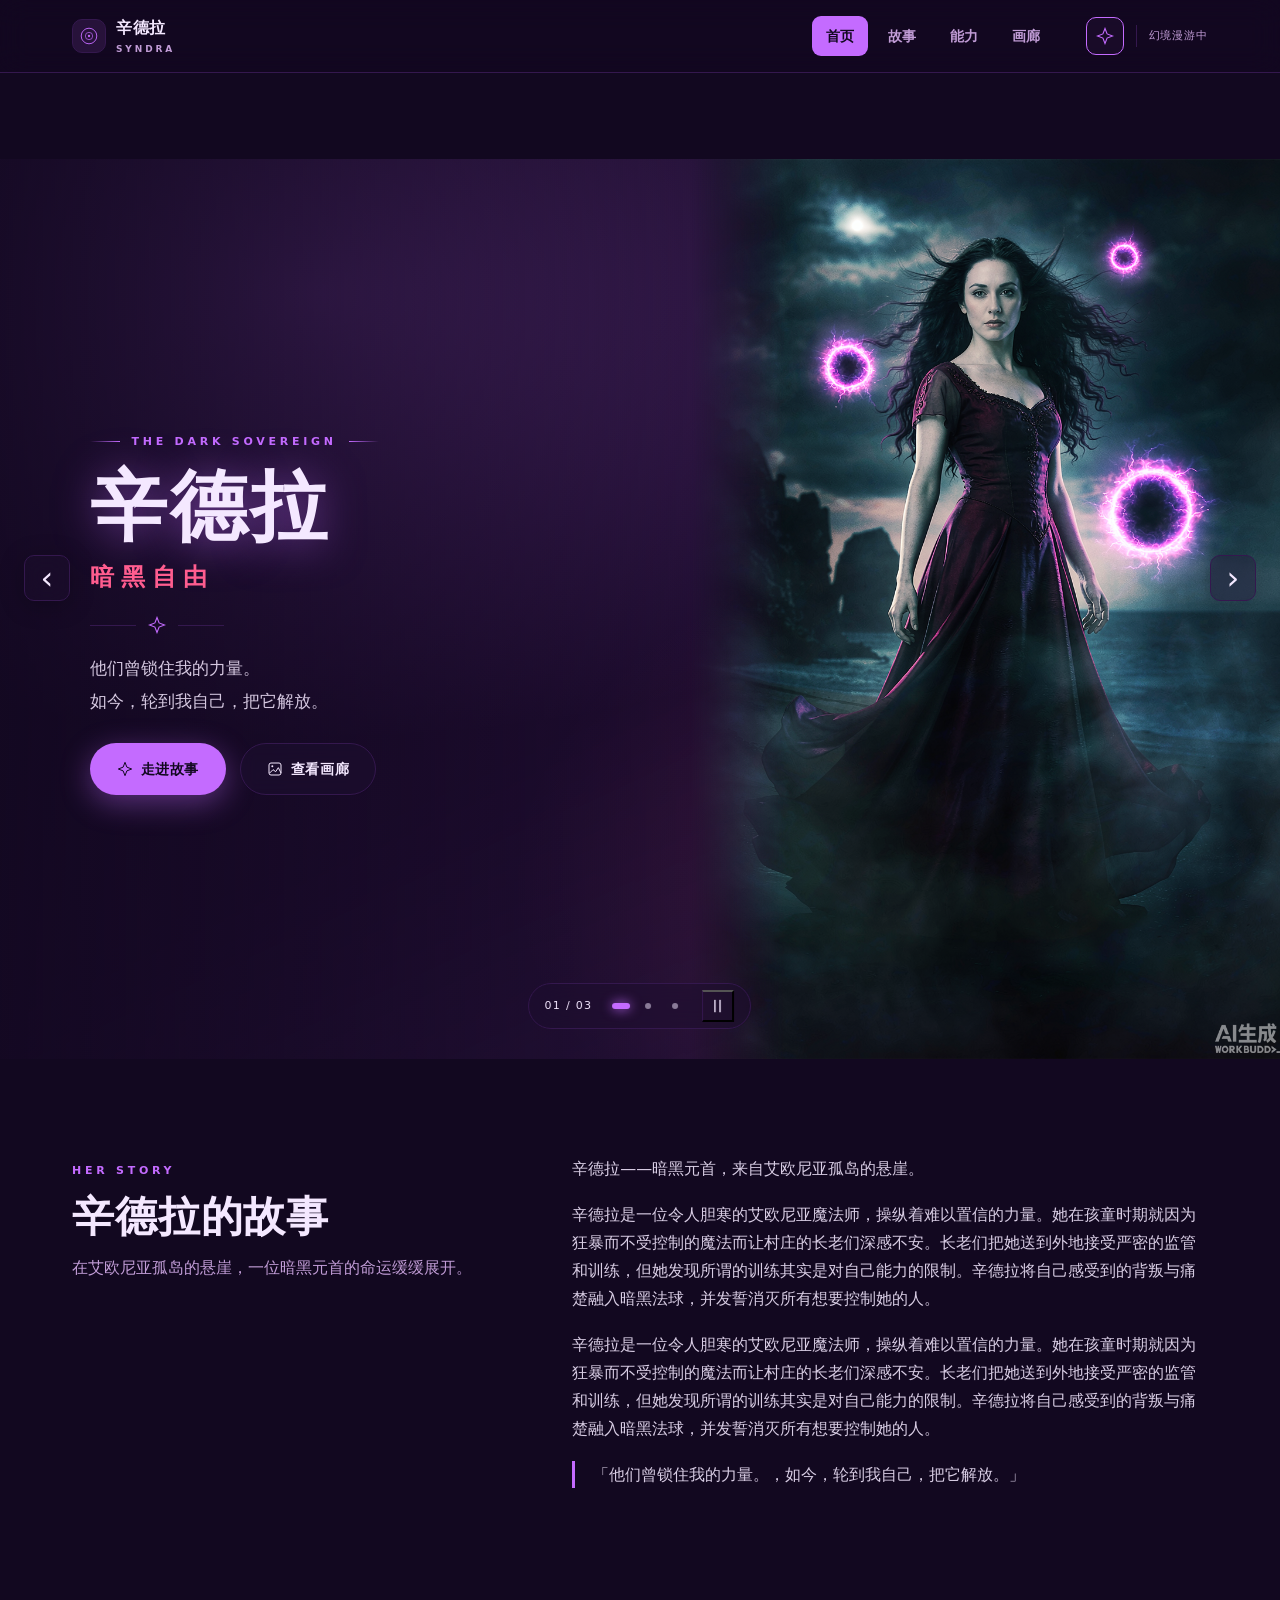
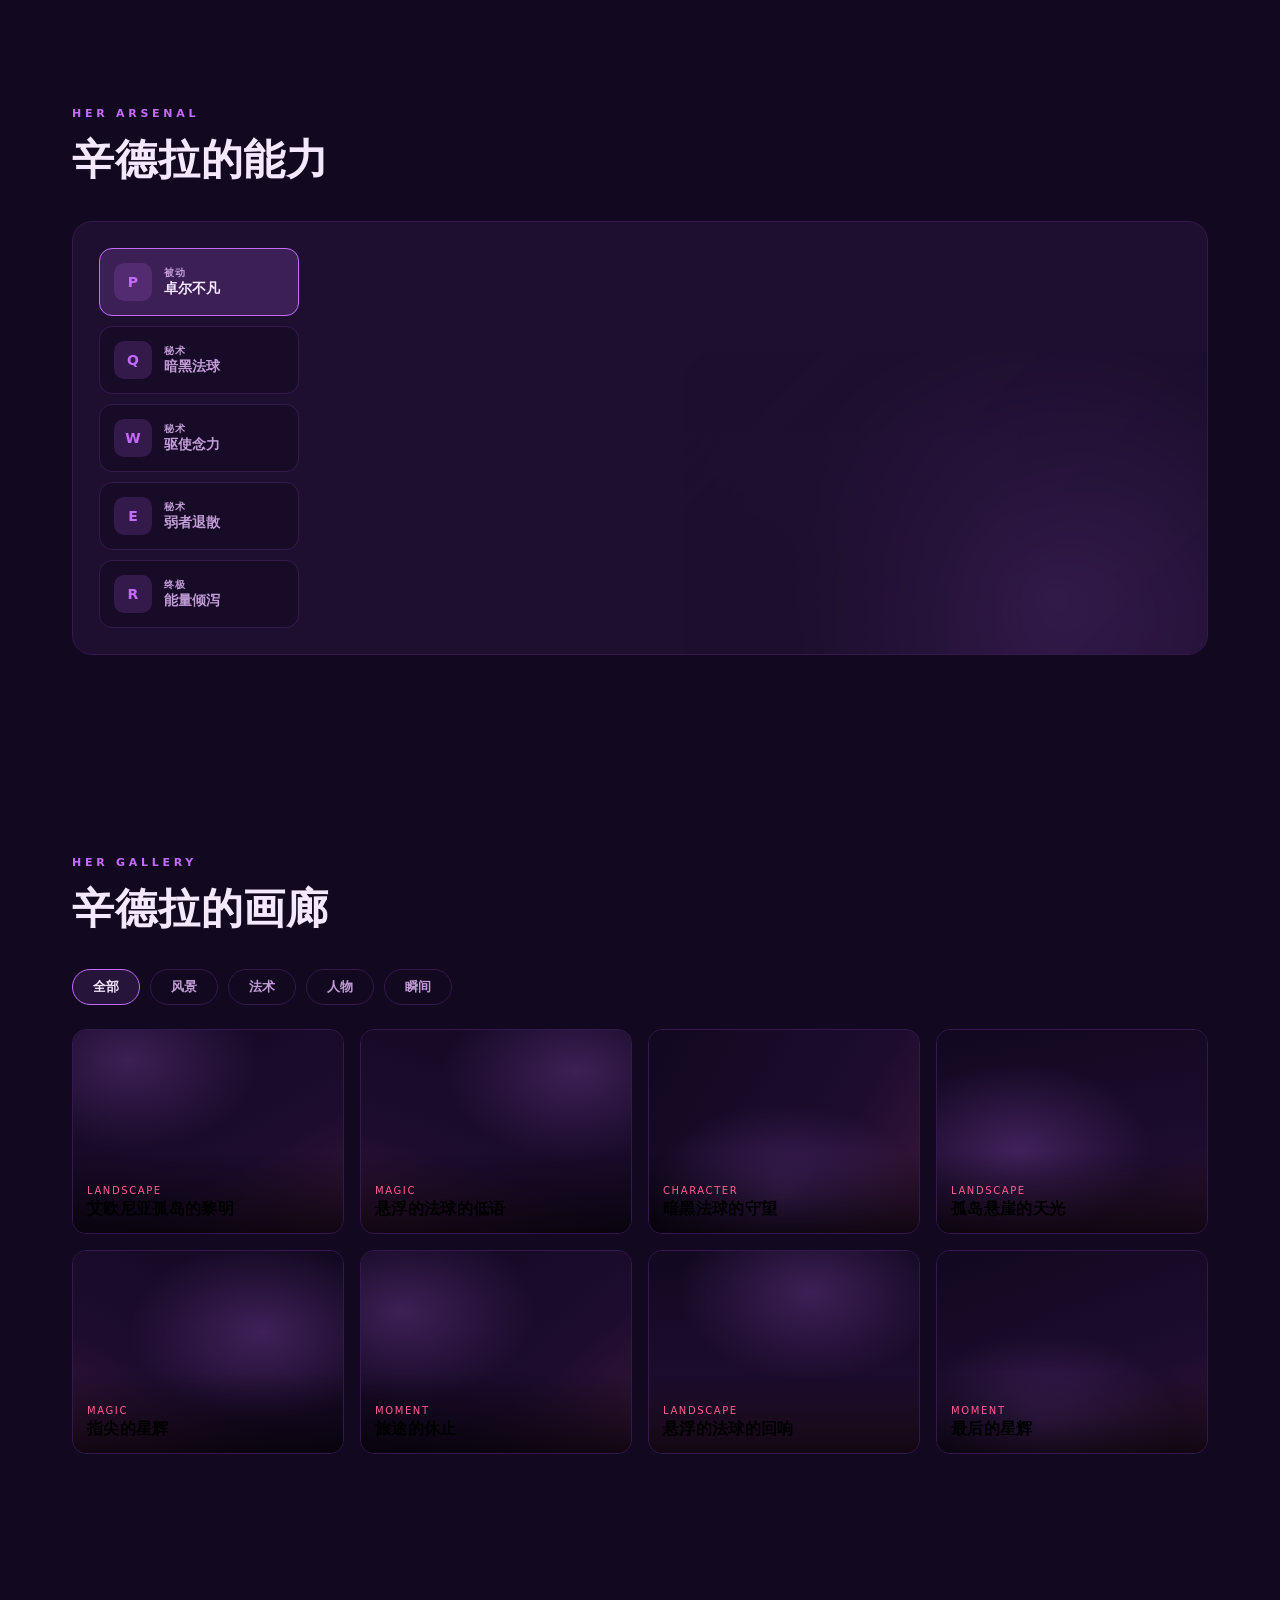
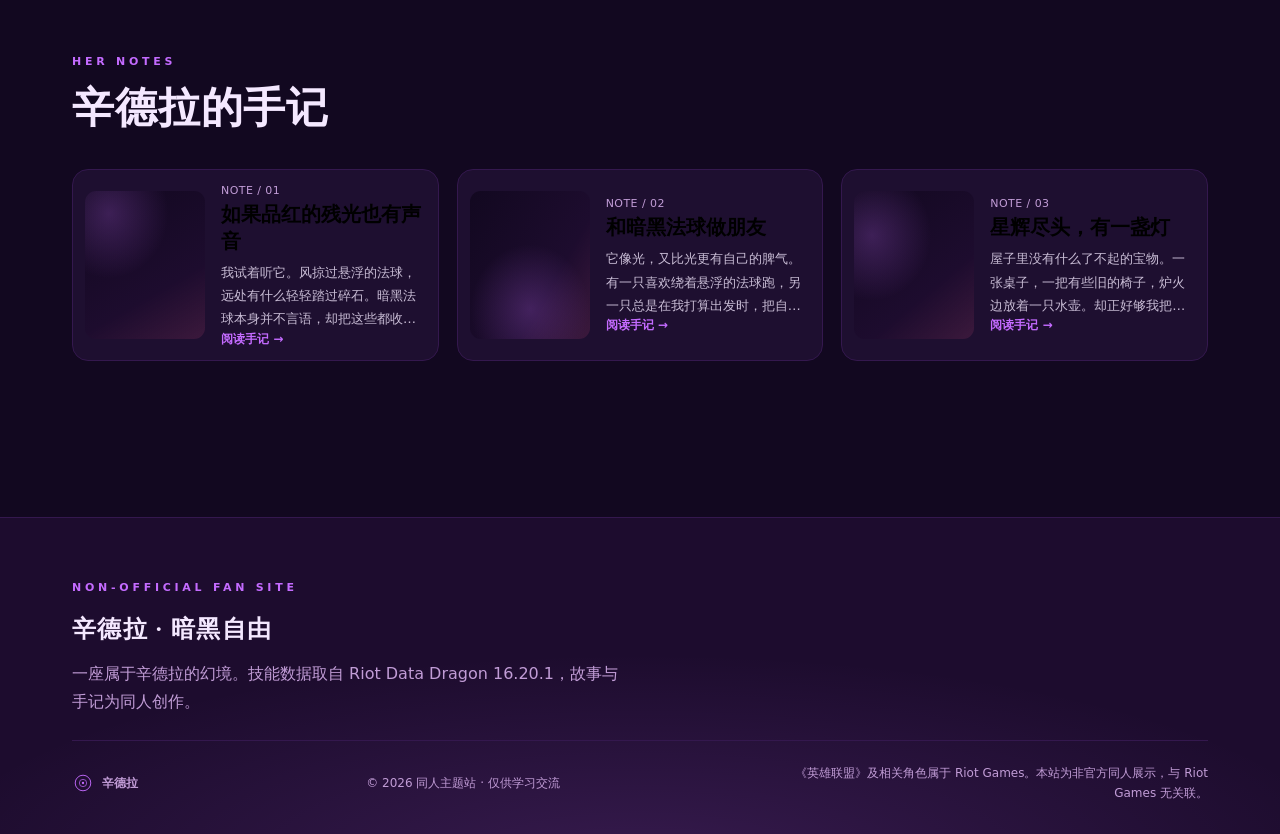
<file: index.html>
<!doctype html>
<html lang="zh-CN">
<head>
  <meta charset="utf-8">
  <meta name="viewport" content="width=device-width, initial-scale=1">
  <meta name="theme-color" content="#120820">
  <meta name="description" content="辛德拉（暗黑元首）非官方同人主题站——在艾欧尼亚孤岛的悬崖的幻境里，重温她的技能、故事与瞬间。">
  <title>辛德拉 · 暗黑自由</title>
  <link rel="icon" type="image/svg+xml" href="assets/favicon.svg">
  <link rel="stylesheet" href="styles.css">
  <script src="script.js" defer></script>
</head>
<body>
  <a class="skip-link" href="#main">跳到主要内容</a>
  <svg class="icon-library" aria-hidden="true" xmlns="http://www.w3.org/2000/svg">
    <symbol id="icon-sigil" viewBox="0 0 48 48"><circle cx="24" cy="24" r="17" fill="none" stroke="currentColor" stroke-width="2"/><circle cx="24" cy="24" r="8" fill="none" stroke="currentColor" stroke-width="1.5"/><circle cx="24" cy="24" r="2.5" fill="currentColor"/></symbol>
    <symbol id="icon-star" viewBox="0 0 24 24"><path d="m12 2 2.8 7.2L22 12l-7.2 2.8L12 22l-2.8-7.2L2 12l7.2-2.8L12 2Z" fill="none" stroke="currentColor" stroke-width="1.5"/></symbol>
    <symbol id="icon-moon" viewBox="0 0 24 24"><path d="M20.8 14A9 9 0 0 1 10 3.2 9 9 0 1 0 20.8 14Z" fill="none" stroke="currentColor" stroke-width="1.5"/></symbol>
    <symbol id="icon-image" viewBox="0 0 24 24"><rect x="3" y="3" width="18" height="18" rx="3" fill="none" stroke="currentColor" stroke-width="1.5"/><circle cx="8" cy="8" r="1.5" fill="currentColor"/><path d="m4 18 5-5 4 3 4-6 4 8" fill="none" stroke="currentColor" stroke-width="1.5"/></symbol>
    <symbol id="icon-book" viewBox="0 0 24 24"><path d="M12 6C9 3 5 3 2 4v15c4-1 7 0 10 2 3-2 6-3 10-2V4c-3-1-7-1-10 2Zm0 0v15" fill="none" stroke="currentColor" stroke-width="1.5"/></symbol>
  </svg>

  <header class="site-header">
    <nav class="navigation" aria-label="主导航">
      <a class="brand" href="#home" aria-label="辛德拉首页"><span class="brand-mark"><svg><use href="#icon-sigil"/></svg></span><span>辛德拉<small>SYNDRA</small></span></a>
      <div class="nav-links" id="nav-menu">
        <a href="#home" class="active">首页</a><a href="#story-detail">故事</a><a href="#ability-detail">能力</a><a href="#gallery">画廊</a>
      </div>
      <div class="nav-tools"><button class="icon-button atmosphere-button" type="button" aria-label="关闭粒子效果" aria-pressed="true" title="粒子效果"><svg><use href="#icon-star"/></svg></button><span class="nav-divider"></span><span class="nav-note">幻境漫游中</span><button class="menu-toggle icon-button" type="button" aria-controls="nav-menu" aria-expanded="false" aria-label="打开导航菜单"><span></span><span></span></button></div>
    </nav>
  </header>

  <main id="main">
    <section id="home" class="hero" aria-labelledby="hero-title" aria-roledescription="轮播图">
      <div class="hero-slides"><div class="hero-track" id="hero-track">
        <div class="hero-image" data-label="主视觉" role="img" aria-label="主视觉：辛德拉的主题幻境" aria-hidden="true" style="background:radial-gradient(120% 90% at 25% 15%, #c46bff40 0%, transparent 55%), radial-gradient(90% 80% at 85% 80%, #ff5d8f2e 0%, transparent 50%), linear-gradient(155deg, #120820 0%, #1d0c2e 55%, #c46bff1f 100%)"></div>
<div class="hero-image" data-label="幻境" role="img" aria-label="幻境：辛德拉的主题幻境" aria-hidden="true" style="background:radial-gradient(100% 100% at 80% 20%, #ff5d8f33 0%, transparent 55%), linear-gradient(200deg, #1d0c2e 0%, #120820 60%, #c46bff22 100%)"></div>
<div class="hero-image" data-label="余光" role="img" aria-label="余光：辛德拉的主题幻境" aria-hidden="true" style="background:radial-gradient(110% 90% at 50% 90%, #c46bff33 0%, transparent 55%), linear-gradient(120deg, #120820 0%, #1d0c2e 70%, #ff5d8f1f 100%)"></div>
      </div></div>
      <div class="hero-shade"></div><div class="particles" aria-hidden="true"></div>
      <div class="hero-portrait"><img src="assets/hero.png" alt="辛德拉（暗黑元首）角色形象插画" width="1024" height="1536" fetchpriority="high"></div>
      <button class="hero-arrow hero-previous icon-button" type="button" aria-label="上一张主视觉" aria-controls="hero-track" hidden>‹</button>
      <button class="hero-arrow hero-next icon-button" type="button" aria-label="下一张主视觉" aria-controls="hero-track" hidden>›</button>
      <div class="hero-content">
        <p class="eyebrow"><span></span> THE DARK SOVEREIGN <span></span></p>
        <h1 id="hero-title">辛德拉</h1>
        <p class="hero-subtitle">暗黑自由</p>
        <div class="ornament" aria-hidden="true"><i></i><svg><use href="#icon-star"/></svg><i></i></div>
        <p class="hero-description">他们曾锁住我的力量。<br>如今，轮到我自己，把它解放。</p>
        <div class="hero-actions"><a class="button button-primary" href="#story-detail"><svg><use href="#icon-star"/></svg>走进故事</a><a class="button button-glass" href="#gallery"><svg><use href="#icon-image"/></svg>查看画廊</a></div>
      </div>
      <div class="hero-carousel-controls" role="group" aria-label="主视觉轮播控制" hidden>
        <span class="hero-slide-count" aria-hidden="true">01 / 03</span>
        <div class="hero-dots"><button type="button" class="hero-dot" data-hero-slide="0" aria-label="切换到第 1 张主视觉" aria-controls="hero-track" aria-pressed="true"></button><button type="button" class="hero-dot" data-hero-slide="1" aria-label="切换到第 2 张主视觉" aria-controls="hero-track" aria-pressed="false"></button><button type="button" class="hero-dot" data-hero-slide="2" aria-label="切换到第 3 张主视觉" aria-controls="hero-track" aria-pressed="false"></button></div>
        <button class="hero-play-toggle" type="button" aria-label="暂停自动轮播" aria-controls="hero-track" aria-pressed="false"><span aria-hidden="true">Ⅱ</span></button>
      </div>
      <span class="sr-only" id="hero-slide-status" role="status" aria-live="polite" aria-atomic="true"></span>
    </section>

    <section id="story-detail" class="story-section" aria-labelledby="story-title">
      <div class="story-inner">
        <div class="section-heading">
          <p class="eyebrow">HER STORY</p>
          <h2 id="story-title">辛德拉的故事</h2>
          <p class="section-intro">在艾欧尼亚孤岛的悬崖，一位暗黑元首的命运缓缓展开。</p>
        </div>
        <div class="story-copy">
          <p class="story-description">辛德拉——暗黑元首，来自艾欧尼亚孤岛的悬崖。</p><p>辛德拉是一位令人胆寒的艾欧尼亚魔法师，操纵着难以置信的力量。她在孩童时期就因为狂暴而不受控制的魔法而让村庄的长老们深感不安。长老们把她送到外地接受严密的监管和训练，但她发现所谓的训练其实是对自己能力的限制。辛德拉将自己感受到的背叛与痛楚融入暗黑法球，并发誓消灭所有想要控制她的人。</p><p>辛德拉是一位令人胆寒的艾欧尼亚魔法师，操纵着难以置信的力量。她在孩童时期就因为狂暴而不受控制的魔法而让村庄的长老们深感不安。长老们把她送到外地接受严密的监管和训练，但她发现所谓的训练其实是对自己能力的限制。辛德拉将自己感受到的背叛与痛楚融入暗黑法球，并发誓消灭所有想要控制她的人。</p><p class="story-quote">「他们曾锁住我的力量。，如今，轮到我自己，把它解放。」</p>
        </div>
      </div>
    </section>

    <section id="ability-detail" class="abilities-section" aria-labelledby="ability-title">
      <div class="section-heading">
        <p class="eyebrow">HER ARSENAL</p>
        <h2 id="ability-title">辛德拉的能力</h2>
      </div>
      <div class="ability-panel">
        <div class="ability-tabs" role="tablist" aria-label="技能切换">
          <button id="tab-passive" role="tab" data-ability="passive" aria-selected="true" aria-controls="ability-content" tabindex="0"><span class="ability-badge">P</span><span><small>被动</small>卓尔不凡</span></button>
<button id="tab-q" role="tab" data-ability="q" aria-selected="false" aria-controls="ability-content" tabindex="-1"><span class="ability-badge">Q</span><span><small>秘术</small>暗黑法球</span></button>
<button id="tab-w" role="tab" data-ability="w" aria-selected="false" aria-controls="ability-content" tabindex="-1"><span class="ability-badge">W</span><span><small>秘术</small>驱使念力</span></button>
<button id="tab-e" role="tab" data-ability="e" aria-selected="false" aria-controls="ability-content" tabindex="-1"><span class="ability-badge">E</span><span><small>秘术</small>弱者退散</span></button>
<button id="tab-r" role="tab" data-ability="r" aria-selected="false" aria-controls="ability-content" tabindex="-1"><span class="ability-badge">R</span><span><small>终极</small>能量倾泻</span></button>
        </div>
        <div class="ability-content" id="ability-content" role="tabpanel" tabindex="0" aria-labelledby="tab-passive">
          <p class="eyebrow" id="ability-label"></p>
          <h3 id="ability-name"></h3>
          <p id="ability-description"></p>
        </div>
        <div class="ability-art" aria-hidden="true"></div>
      </div>
    </section>

    <section id="gallery" class="gallery-section" aria-labelledby="gallery-title">
      <div class="section-heading">
        <p class="eyebrow">HER GALLERY</p>
        <h2 id="gallery-title">辛德拉的画廊</h2>
      </div>
      <div class="gallery-filters" role="group" aria-label="画廊分类筛选">
        <button type="button" data-filter="all" class="selected" aria-pressed="true">全部</button>
        <button type="button" data-filter="landscape" aria-pressed="false">风景</button>
        <button type="button" data-filter="magic" aria-pressed="false">法术</button>
        <button type="button" data-filter="character" aria-pressed="false">人物</button>
        <button type="button" data-filter="moment" aria-pressed="false">瞬间</button>
      </div>
      <div class="gallery-grid">
        <button class="gallery-item" data-category="landscape" data-scene="1" aria-label="查看：艾欧尼亚孤岛的黎明"><span class="gallery-art scene-1" aria-hidden="true"></span><span class="gallery-caption"><small>LANDSCAPE</small><strong>艾欧尼亚孤岛的黎明</strong></span></button>
<button class="gallery-item" data-category="magic" data-scene="2" aria-label="查看：悬浮的法球的低语"><span class="gallery-art scene-2" aria-hidden="true"></span><span class="gallery-caption"><small>MAGIC</small><strong>悬浮的法球的低语</strong></span></button>
<button class="gallery-item" data-category="character" data-scene="3" aria-label="查看：暗黑法球的守望"><span class="gallery-art scene-3" aria-hidden="true"></span><span class="gallery-caption"><small>CHARACTER</small><strong>暗黑法球的守望</strong></span></button>
<button class="gallery-item" data-category="landscape" data-scene="4" aria-label="查看：孤岛悬崖的天光"><span class="gallery-art scene-4" aria-hidden="true"></span><span class="gallery-caption"><small>LANDSCAPE</small><strong>孤岛悬崖的天光</strong></span></button>
<button class="gallery-item" data-category="magic" data-scene="5" aria-label="查看：指尖的星辉"><span class="gallery-art scene-5" aria-hidden="true"></span><span class="gallery-caption"><small>MAGIC</small><strong>指尖的星辉</strong></span></button>
<button class="gallery-item" data-category="moment" data-scene="6" aria-label="查看：旅途的休止"><span class="gallery-art scene-6" aria-hidden="true"></span><span class="gallery-caption"><small>MOMENT</small><strong>旅途的休止</strong></span></button>
<button class="gallery-item" data-category="landscape" data-scene="7" aria-label="查看：悬浮的法球的回响"><span class="gallery-art scene-7" aria-hidden="true"></span><span class="gallery-caption"><small>LANDSCAPE</small><strong>悬浮的法球的回响</strong></span></button>
<button class="gallery-item" data-category="moment" data-scene="8" aria-label="查看：最后的星辉"><span class="gallery-art scene-8" aria-hidden="true"></span><span class="gallery-caption"><small>MOMENT</small><strong>最后的星辉</strong></span></button>
      </div>
    </section>

    <section id="journal" class="journal-section" aria-labelledby="journal-title">
      <div class="section-heading">
        <p class="eyebrow">HER NOTES</p>
        <h2 id="journal-title">辛德拉的手记</h2>
      </div>
      <div class="journal-list">
        <button class="journal-card" data-article="0" aria-label="阅读：如果品红的残光也有声音"><span class="journal-art scene-1" aria-hidden="true"></span><span class="journal-copy"><span class="journal-meta">NOTE / 01</span><strong>如果品红的残光也有声音</strong><span class="journal-excerpt">我试着听它。风掠过悬浮的法球，远处有什么轻轻踏过碎石。暗黑法球本身并不言语，却把这些都收进了夜色。</span><span class="read-label">阅读手记 →</span></span></button>
<button class="journal-card" data-article="1" aria-label="阅读：和暗黑法球做朋友"><span class="journal-art scene-3" aria-hidden="true"></span><span class="journal-copy"><span class="journal-meta">NOTE / 02</span><strong>和暗黑法球做朋友</strong><span class="journal-excerpt">它像光，又比光更有自己的脾气。有一只喜欢绕着悬浮的法球跑，另一只总是在我打算出发时，把自己团成一小团。我分不清那是不是休息，但我决定尊重它的安排。</span><span class="read-label">阅读手记 →</span></span></button>
<button class="journal-card" data-article="2" aria-label="阅读：星辉尽头，有一盏灯"><span class="journal-art scene-6" aria-hidden="true"></span><span class="journal-copy"><span class="journal-meta">NOTE / 03</span><strong>星辉尽头，有一盏灯</strong><span class="journal-excerpt">屋子里没有什么了不起的宝物。一张桌子，一把有些旧的椅子，炉火边放着一只水壶。却正好够我把斗篷晾开，把悬浮的法球摊在桌上，让赶了一天路的手指慢慢暖起来。</span><span class="read-label">阅读手记 →</span></span></button>
      </div>
    </section>
  </main>

  <footer class="site-footer">
    <div class="footer-glow" aria-hidden="true"></div>
    <div class="footer-content">
      <p class="eyebrow">NON-OFFICIAL FAN SITE</p>
      <h2>辛德拉 · 暗黑自由</h2>
      <p>一座属于辛德拉的幻境。技能数据取自 Riot Data Dragon 16.20.1，故事与手记为同人创作。</p>
      <div class="footer-bottom">
        <p class="footer-brand"><svg class="footer-mark"><use href="#icon-sigil"/></svg> 辛德拉</p>
        <p>© <span id="copyright-year">2026</span> 同人主题站 · 仅供学习交流</p>
        <p class="legal-note">《英雄联盟》及相关角色属于 Riot Games。本站为非官方同人展示，与 Riot Games 无关联。</p>
      </div>
    </div>
  </footer>

  <dialog class="lightbox" id="gallery-dialog" aria-label="画廊大图">
    <button class="dialog-close icon-button" type="button" aria-label="关闭大图">×</button>
    <div class="lightbox-image" id="lightbox-image" role="img" aria-label=""></div>
    <div class="lightbox-bottom">
      <h2 id="lightbox-title"></h2>
      <div class="lightbox-nav">
        <button class="icon-button" id="gallery-prev" type="button" aria-label="上一张">‹</button>
        <span id="lightbox-counter"></span>
        <button class="icon-button" id="gallery-next" type="button" aria-label="下一张">›</button>
      </div>
    </div>
  </dialog>

  <dialog class="article" id="article-dialog" aria-label="手记阅读">
    <button class="dialog-close icon-button" type="button" aria-label="关闭手记">×</button>
    <div class="article-cover" id="article-cover"></div>
    <div class="article-body">
      <h2 id="article-title"></h2>
      <div id="article-content"></div>
    </div>
  </dialog>
</body>
</html>
</file>
<file: styles.css>
/* ====== 辛德拉 · 主题变量 ====== */
:root{
  --bg:#120820; --bg-2:#1d0c2e; --panel:#1e0f30;
  --primary:#c46bff; --primary-2:#9b4bff; --accent:#ff5d8f;
  --text:#f4e8ff; --muted:#c19cd6; --line:#34184e; --flake:#e0a8ff;
  --sans:"PingFang SC","Microsoft YaHei","Hiragino Sans GB",system-ui,-apple-system,"Segoe UI",Roboto,sans-serif;
  --serif:"Songti SC","SimSun",Georgia,"Times New Roman",serif;
}
*{box-sizing:border-box;margin:0;padding:0}
html{scroll-behavior:smooth;scroll-padding-top:84px}
body{background:var(--bg);color:var(--text);font-family:var(--sans);line-height:1.75;-webkit-font-smoothing:antialiased;overflow-x:hidden}
a{color:inherit;text-decoration:none}
img{max-width:100%;display:block}
.sr-only{position:absolute;width:1px;height:1px;padding:0;margin:-1px;overflow:hidden;clip-path:inset(50%);white-space:nowrap;border:0}
.skip-link{position:fixed;left:14px;top:-60px;z-index:60;background:var(--primary);color:var(--bg);padding:9px 16px;border-radius:8px;font-weight:700;transition:top .25s}
.skip-link:focus{top:14px}
:focus-visible{outline:2px solid var(--accent);outline-offset:3px;border-radius:4px}

/* ====== header / nav ====== */
.site-header{position:fixed;inset:0 0 auto;z-index:50;backdrop-filter:blur(14px);background:color-mix(in srgb,var(--bg) 72%,transparent);border-bottom:1px solid var(--line)}
.navigation{max-width:1180px;margin:0 auto;display:flex;align-items:center;gap:18px;padding:14px 22px}
.brand{display:flex;align-items:center;gap:10px;font-weight:800;letter-spacing:.04em}
.brand-mark{width:34px;height:34px;display:grid;place-items:center;color:var(--primary);border:1px solid var(--line);border-radius:10px;background:color-mix(in srgb,var(--primary) 12%,transparent)}
.brand-mark svg{width:22px;height:22px}
.brand small{display:block;font-size:9px;letter-spacing:.32em;color:var(--muted);font-weight:600}
.nav-links{display:flex;gap:6px;margin-left:auto}
.nav-links a{padding:8px 14px;border-radius:9px;color:var(--muted);font-size:14px;font-weight:600;transition:.2s}
.nav-links a:hover{color:var(--text);background:color-mix(in srgb,var(--primary) 12%,transparent)}
.nav-links a.active{color:var(--bg);background:var(--primary)}
.nav-tools{display:flex;align-items:center;gap:12px;margin-left:14px}
.nav-divider{width:1px;height:22px;background:var(--line)}
.nav-note{font-size:11px;color:var(--muted);letter-spacing:.08em}
.icon-button{display:grid;place-items:center;width:38px;height:38px;border-radius:10px;border:1px solid var(--line);background:color-mix(in srgb,var(--panel) 60%,transparent);color:var(--text);cursor:pointer;transition:.2s}
.icon-button:hover{border-color:var(--primary);color:var(--primary)}
.icon-button svg{width:18px;height:18px;fill:currentColor}
.atmosphere-button[aria-pressed="true"]{color:var(--primary);border-color:var(--primary)}
.menu-toggle{display:none;flex-direction:column;gap:4px}
.menu-toggle span{width:18px;height:2px;background:currentColor;border-radius:2px}
@media(max-width:760px){.nav-links{position:fixed;inset:64px 14px auto;flex-direction:column;background:var(--bg-2);border:1px solid var(--line);border-radius:14px;padding:10px;gap:4px;display:none}
.nav-links.open{display:flex}
.nav-links a{padding:12px 14px}
.menu-toggle{display:flex}
.nav-note{display:none}}

/* ====== hero ====== */
.hero{position:relative;height:100svh;min-height:640px;display:flex;align-items:center;overflow:hidden}
.hero-slides{position:absolute;inset:0;z-index:-4;overflow:hidden}
.hero-portrait{position:absolute;top:0;right:0;bottom:0;width:min(46vw,660px);z-index:-3;pointer-events:none}
.hero-portrait img{width:100%;height:100%;object-fit:cover;object-position:50% 16%;display:block;-webkit-mask-image:linear-gradient(90deg,transparent 0,#000 16%);mask-image:linear-gradient(90deg,transparent 0,#000 16%);filter:drop-shadow(0 0 60px color-mix(in srgb,var(--primary) 26%,transparent))}
.hero-track{display:flex;width:100%;height:100%;will-change:transform}
.hero-track.is-ready{transition:transform .8s cubic-bezier(.65,0,.35,1)}
.hero-track>.hero-image{flex:0 0 100%;width:100%;height:100%;min-width:0;background-size:cover;background-position:center}
.hero-shade{position:absolute;inset:0;z-index:-2;background:linear-gradient(90deg,color-mix(in srgb,var(--bg) 80%,transparent) 0%,color-mix(in srgb,var(--bg) 32%,transparent) 36%,transparent 60%)}
.particles{position:absolute;inset:0;z-index:-1;pointer-events:none;overflow:hidden}
.snowflake{position:absolute;top:-8%;width:6px;height:6px;border-radius:50%;background:var(--flake);opacity:.7;box-shadow:0 0 8px var(--flake);animation:fall linear infinite}
@keyframes fall{0%{transform:translateY(-10vh) translateX(0)}100%{transform:translateY(112vh) translateX(20px)}}
.hero-content{position:relative;z-index:3;width:min(560px,46vw);padding:110px 0;margin:0 0 0 7vw;text-align:left}
.eyebrow{display:inline-flex;align-items:center;gap:12px;font-size:11px;letter-spacing:.34em;color:var(--primary);font-weight:700}
.eyebrow span{width:30px;height:1px;background:linear-gradient(90deg,transparent,var(--primary))}
.eyebrow span:last-child{background:linear-gradient(90deg,var(--primary),transparent)}
.hero h1{font-family:var(--serif);font-size:clamp(56px,6vw,92px);line-height:1.06;margin:16px 0 8px;letter-spacing:.04em;text-shadow:0 4px 40px color-mix(in srgb,var(--primary) 50%,transparent)}
.hero-subtitle{font-size:24px;color:var(--accent);letter-spacing:.3em;font-weight:600}
.ornament{display:flex;align-items:center;gap:12px;margin:18px 0}
.ornament i{width:46px;height:1px;background:var(--line)}
.ornament svg{width:18px;height:18px;color:var(--primary);fill:none;stroke:var(--primary);stroke-width:1.4}
.hero-description{font-size:17px;color:color-mix(in srgb,var(--text) 86%,transparent);line-height:1.9}
.hero-actions{display:flex;gap:14px;margin-top:26px;flex-wrap:wrap}
.button{display:inline-flex;align-items:center;gap:8px;padding:13px 26px;border-radius:30px;font-weight:700;font-size:14px;letter-spacing:.04em;transition:.2s;border:1px solid transparent}
.button svg{width:16px;height:16px;fill:currentColor}
.button-primary{background:var(--primary);color:var(--bg);box-shadow:0 8px 30px color-mix(in srgb,var(--primary) 40%,transparent)}
.button-primary:hover{transform:translateY(-2px);box-shadow:0 12px 38px color-mix(in srgb,var(--primary) 55%,transparent)}
.button-glass{background:color-mix(in srgb,var(--panel) 55%,transparent);border-color:var(--line);color:var(--text);backdrop-filter:blur(8px)}
.button-glass:hover{border-color:var(--primary);color:var(--primary)}
.hero-arrow{position:absolute;top:44%;z-index:4;width:46px;height:46px;background:color-mix(in srgb,var(--panel) 40%,transparent);border-color:var(--line);backdrop-filter:blur(15px);font:32px/1 var(--sans);box-shadow:0 4px 25px rgba(0,0,0,.25)}
.hero-previous{left:24px}.hero-next{right:24px}
.hero-arrow[aria-disabled="true"]{opacity:.55}
.hero-carousel-controls{position:absolute;left:50%;bottom:30px;transform:translateX(-50%);z-index:4;display:flex;align-items:center;gap:16px;border:1px solid var(--line);border-radius:30px;padding:6px 16px;background:color-mix(in srgb,var(--panel) 45%,transparent);backdrop-filter:blur(16px)}
.hero-slide-count{font-size:11px;letter-spacing:.12em;color:var(--text);white-space:nowrap}
.hero-dots{display:flex;gap:3px;align-items:center}
.hero-dot{position:relative;display:block;width:24px;height:30px;background:transparent;padding:0;border:0;cursor:pointer}
.hero-dot:after{content:"";position:absolute;left:50%;top:50%;width:6px;height:6px;border-radius:6px;background:color-mix(in srgb,var(--text) 50%,transparent);transform:translate(-50%,-50%);transition:.3s}
.hero-dot[aria-pressed="true"]:after{width:18px;background:var(--primary);box-shadow:0 0 12px var(--primary)}
.hero-play-toggle{display:grid;place-items:center;width:32px;height:32px;border-left:1px solid var(--line);background:none;padding:0;color:var(--text);font-size:17px;cursor:pointer}
.hero-dot[aria-disabled="true"]{cursor:default}

/* ====== sections ====== */
.story-section,.abilities-section,.gallery-section,.journal-section{padding:96px 22px;max-width:1180px;margin:0 auto}
.section-heading{margin-bottom:34px}
.section-heading h2{font-family:var(--serif);font-size:42px;line-height:1.25;margin-top:8px;letter-spacing:.02em}
.section-intro{color:var(--muted);max-width:620px;margin-top:10px}
.story-inner{display:grid;grid-template-columns:1fr 1.4fr;gap:46px;align-items:start}
.story-copy p{margin-bottom:18px;font-size:16px;color:color-mix(in srgb,var(--text) 88%,transparent)}
.story-quote{font-family:var(--serif);font-size:22px;color:var(--primary);border-left:3px solid var(--primary);padding-left:18px;line-height:1.7}
@media(max-width:860px){.hero{align-items:flex-end;min-height:600px}.hero-portrait{width:100%;left:0;right:auto;opacity:.62}.hero-portrait img{object-position:50% 12%;-webkit-mask-image:linear-gradient(180deg,#000 0 32%,transparent 74%);mask-image:linear-gradient(180deg,#000 0 32%,transparent 74%);filter:none}.hero-content{width:100%;max-width:640px;margin:0 auto;padding:0 22px 118px;text-align:center}.ornament{justify-content:center}.hero-actions{justify-content:center}.hero-shade{background:linear-gradient(180deg,rgba(0,0,0,.18) 0%,transparent 30%,transparent 46%,color-mix(in srgb,var(--bg) 94%,transparent) 100%)}}
@media(max-width:760px){.story-inner{grid-template-columns:1fr;gap:24px}.section-heading h2{font-size:32px}.hero-subtitle{font-size:18px}}

/* ====== abilities ====== */
.ability-panel{display:grid;grid-template-columns:200px 1fr;gap:26px;background:var(--panel);border:1px solid var(--line);border-radius:20px;padding:26px;position:relative;overflow:hidden;min-height:420px}
.ability-tabs{display:flex;flex-direction:column;gap:10px}
.ability-tabs button{display:flex;align-items:center;gap:12px;padding:14px;border-radius:13px;border:1px solid var(--line);background:color-mix(in srgb,var(--bg) 50%,transparent);color:var(--muted);cursor:pointer;text-align:left;transition:.2s;font-family:inherit}
.ability-tabs button:hover{border-color:var(--primary);color:var(--text)}
.ability-tabs button[aria-selected="true"]{background:color-mix(in srgb,var(--primary) 18%,transparent);border-color:var(--primary);color:var(--text)}
.ability-badge{flex:0 0 38px;width:38px;height:38px;display:grid;place-items:center;border-radius:10px;background:color-mix(in srgb,var(--primary) 16%,transparent);color:var(--primary);font-weight:800;font-size:15px}
.ability-tabs button small{display:block;font-size:10px;letter-spacing:.12em;color:var(--muted)}
.ability-tabs button span{font-weight:700;font-size:14px}
.ability-content{padding:6px 4px}
.ability-content .eyebrow{margin-bottom:8px}
.ability-content h3{font-family:var(--serif);font-size:34px;margin-bottom:14px}
.ability-content>p:not(.eyebrow){font-size:16px;color:color-mix(in srgb,var(--text) 86%,transparent);line-height:1.9}
.ability-art{position:absolute;right:0;bottom:0;width:46%;height:70%;opacity:.16;background:radial-gradient(80% 80% at 50% 30%, #c46bff40 0%, transparent 60%), linear-gradient(160deg, #1d0c2e 0%, #120820 100%);border-radius:0 0 20px 0;mask-image:linear-gradient(135deg,transparent,#000);pointer-events:none}
.ability-art:before{content:"";position:absolute;inset:0;background:radial-gradient(circle at 70% 80%,var(--primary) 0,transparent 60%)}
@media(max-width:760px){.ability-panel{grid-template-columns:1fr;min-height:auto}.ability-tabs{flex-direction:row;flex-wrap:wrap}.ability-tabs button{flex:1 1 40%}.ability-art{display:none}}

/* ====== gallery ====== */
.gallery-filters{display:flex;gap:10px;flex-wrap:wrap;margin-bottom:24px}
.gallery-filters button{padding:8px 20px;border-radius:30px;border:1px solid var(--line);background:transparent;color:var(--muted);cursor:pointer;font-family:inherit;font-size:13px;font-weight:600;transition:.2s}
.gallery-filters button.selected,.gallery-filters button:hover{border-color:var(--primary);color:var(--text);background:color-mix(in srgb,var(--primary) 12%,transparent)}
.gallery-grid{display:grid;grid-template-columns:repeat(4,1fr);gap:16px}
.gallery-item{position:relative;border:1px solid var(--line);border-radius:14px;overflow:hidden;cursor:pointer;background:var(--bg-2);text-align:left;padding:0;font-family:inherit;transition:.2s}
.gallery-item:hover{transform:translateY(-4px);border-color:var(--primary);box-shadow:0 16px 40px rgba(0,0,0,.35)}
.gallery-art{display:block;aspect-ratio:4/3;width:100%}
.gallery-caption{position:absolute;left:0;right:0;bottom:0;padding:34px 14px 13px;background:linear-gradient(0deg,rgba(0,0,0,.7),transparent)}
.gallery-caption small{display:block;font-size:10px;letter-spacing:.16em;color:var(--accent)}
.gallery-caption strong{display:block;font-size:16px;letter-spacing:.02em;margin-top:3px}
@media(max-width:900px){.gallery-grid{grid-template-columns:repeat(2,1fr)}}
@media(max-width:420px){.gallery-grid{grid-template-columns:1fr}}

/* ====== journal ====== */
.journal-list{display:grid;grid-template-columns:repeat(3,1fr);gap:18px}
.journal-card{display:grid;grid-template-columns:120px 1fr;gap:16px;padding:12px;background:var(--panel);border:1px solid var(--line);border-radius:16px;align-items:center;min-height:170px;cursor:pointer;font-family:inherit;text-align:left;transition:.2s}
.journal-card:hover{border-color:var(--primary);transform:translateY(-3px)}
.journal-art{height:148px;border-radius:11px;background:radial-gradient(80% 80% at 50% 30%, #c46bff40 0%, transparent 60%), linear-gradient(160deg, #1d0c2e 0%, #120820 100%)}
.journal-copy strong{display:block;font-size:20px;margin:4px 0;font-family:var(--serif)}
.journal-meta{font-size:11px;color:var(--muted);letter-spacing:.04em}
.journal-excerpt{font-size:13px;color:color-mix(in srgb,var(--text) 80%,transparent);line-height:1.8;display:-webkit-box;-webkit-line-clamp:3;-webkit-box-orient:vertical;overflow:hidden;margin-top:6px}
.read-label{font-size:12px;color:var(--primary);margin-top:8px;font-weight:700}
@media(max-width:760px){.journal-list{grid-template-columns:1fr}.journal-card{min-height:auto}.journal-art{height:120px}}

/* ====== footer ====== */
.site-footer{margin-top:60px;position:relative;border-top:1px solid var(--line);background:var(--bg-2)}
.footer-glow{position:absolute;inset:0;overflow:hidden;pointer-events:none}
.footer-glow:after{content:"";position:absolute;bottom:-30px;left:0;width:100%;height:300px;background:radial-gradient(80% 100% at 50% 100%,color-mix(in srgb,var(--primary) 30%,transparent),transparent 70%);opacity:.5}
.footer-content{max-width:1180px;margin:0 auto;padding:54px 22px 30px;position:relative}
.footer-content h2{font-family:var(--serif);font-size:24px;margin:8px 0 10px;letter-spacing:.06em}
.footer-content>p:not(.eyebrow){color:var(--muted);max-width:560px}
.footer-bottom{display:flex;align-items:center;justify-content:space-between;gap:16px;flex-wrap:wrap;padding-top:22px;border-top:1px solid var(--line);margin-top:24px}
.footer-brand{display:flex;align-items:center;gap:8px;font-weight:800}
.footer-mark{width:22px;height:22px;color:var(--primary)}
.footer-bottom p{font-size:12px;color:var(--muted)}
.legal-note{text-align:right;font-size:11px;line-height:1.7;max-width:420px}

/* ====== dialogs ====== */
.lightbox,.article{position:fixed;inset:0;margin:auto;width:min(92vw,860px);height:fit-content;max-height:90vh;border:1px solid var(--line);border-radius:18px;background:var(--bg-2);color:var(--text);padding:0;overflow:hidden}
.lightbox[open],.article[open]{display:flex;flex-direction:column}
.lightbox::backdrop,.article::backdrop{background:rgba(2,4,12,.78);backdrop-filter:blur(6px)}
.dialog-close{position:absolute;top:12px;right:12px;z-index:5;font-size:22px;line-height:1;width:40px;height:40px}
.lightbox-image{width:100%;height:min(60svh,520px);background-size:cover!important;background-position:center!important}
.lightbox-bottom{padding:18px 22px;display:flex;align-items:center;justify-content:space-between;gap:14px}
.lightbox-bottom h2{font-family:var(--serif);font-size:22px}
.lightbox-nav{display:flex;align-items:center;gap:12px}
.lightbox-nav span{font-size:12px;color:var(--muted)}
.article-cover{height:200px;background:radial-gradient(80% 80% at 50% 30%, #c46bff40 0%, transparent 60%), linear-gradient(160deg, #1d0c2e 0%, #120820 100%)}
.article-body{padding:26px 28px 32px;overflow:auto}
.article-body h2{font-family:var(--serif);font-size:28px;margin-bottom:16px}
.article-body p{font-size:16px;line-height:1.95;margin-bottom:14px;color:color-mix(in srgb,var(--text) 90%,transparent)}
body.modal-open{overflow:hidden}
@media(max-width:760px){.lightbox-image{height:auto;aspect-ratio:4/3}.legal-note{text-align:left}}

/* ====== scene gradients ====== */
.scene-1{background:radial-gradient(90% 80% at 20% 15%, #c46bff3a 0%, transparent 55%), linear-gradient(150deg, #120820 0%, #1d0c2e 65%, #ff5d8f22 100%)}
.scene-2{background:radial-gradient(90% 80% at 80% 20%, #c46bff3a 0%, transparent 55%), linear-gradient(200deg, #120820 0%, #1d0c2e 65%, #ff5d8f22 100%)}
.scene-3{background:radial-gradient(90% 80% at 50% 80%, #c46bff3a 0%, transparent 55%), linear-gradient(120deg, #120820 0%, #1d0c2e 65%, #ff5d8f22 100%)}
.scene-4{background:radial-gradient(90% 80% at 30% 60%, #c46bff3a 0%, transparent 55%), linear-gradient(170deg, #120820 0%, #1d0c2e 65%, #ff5d8f22 100%)}
.scene-5{background:radial-gradient(90% 80% at 70% 40%, #c46bff3a 0%, transparent 55%), linear-gradient(210deg, #120820 0%, #1d0c2e 65%, #ff5d8f22 100%)}
.scene-6{background:radial-gradient(90% 80% at 15% 30%, #c46bff3a 0%, transparent 55%), linear-gradient(140deg, #120820 0%, #1d0c2e 65%, #ff5d8f22 100%)}
.scene-7{background:radial-gradient(90% 80% at 60% 20%, #c46bff3a 0%, transparent 55%), linear-gradient(180deg, #120820 0%, #1d0c2e 65%, #ff5d8f22 100%)}
.scene-8{background:radial-gradient(90% 80% at 40% 85%, #c46bff3a 0%, transparent 55%), linear-gradient(160deg, #120820 0%, #1d0c2e 65%, #ff5d8f22 100%)}

@media(prefers-reduced-motion:reduce){html{scroll-behavior:auto}*,*:before,*:after{animation:none!important;transition:none!important}.particles{display:none}}
</file>
